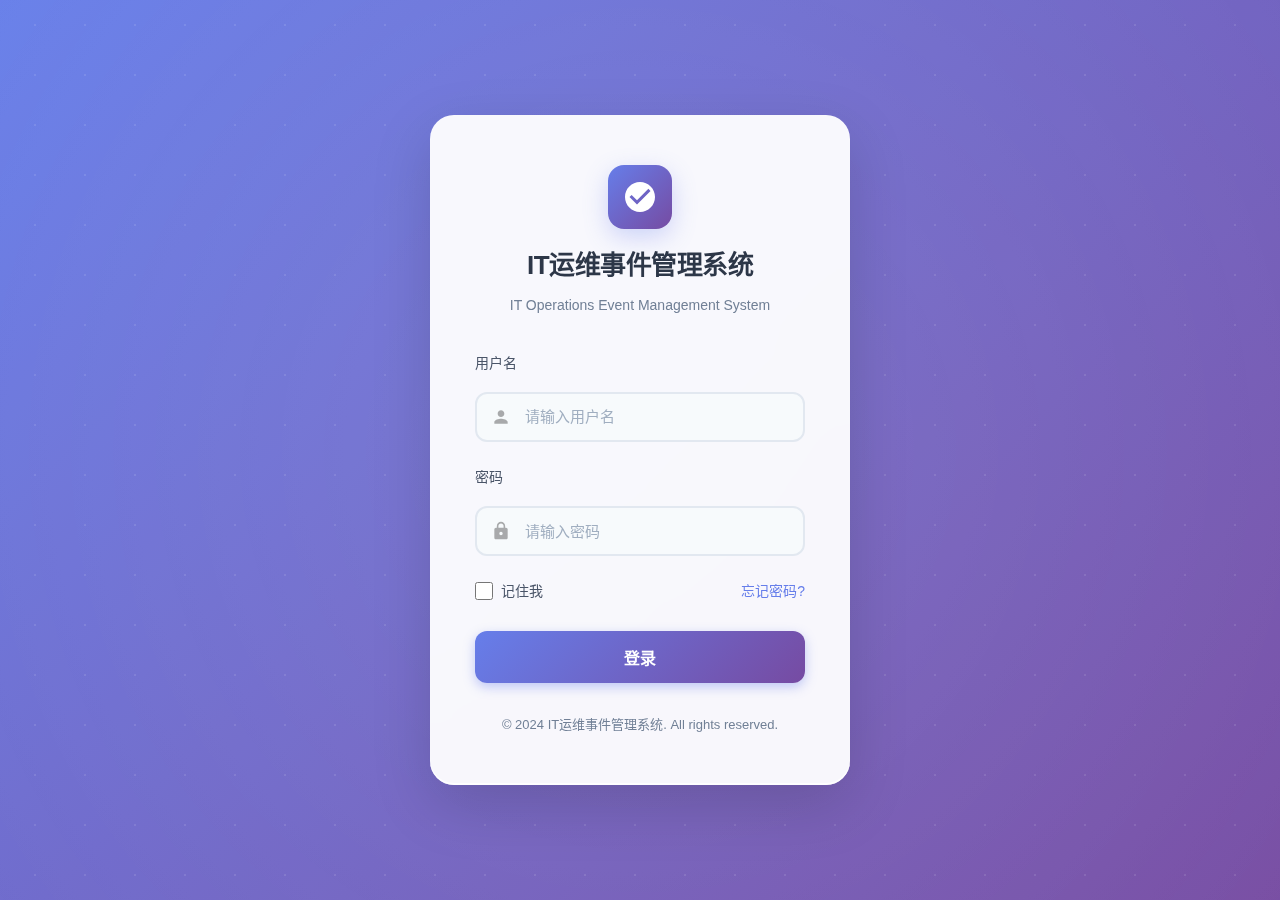
<file: static/login.html>
<!DOCTYPE html>
<html lang="zh-CN">
<head>
    <meta charset="UTF-8">
    <meta name="viewport" content="width=device-width, initial-scale=1.0">
    <title>IT运维事件管理系统 - 登录</title>
    <link rel="stylesheet" href="css/style.css">
    <style>
        * {
            margin: 0;
            padding: 0;
            box-sizing: border-box;
        }

        .login-container {
            min-height: 100vh;
            display: flex;
            align-items: center;
            justify-content: center;
            background: linear-gradient(135deg, #667eea 0%, #764ba2 100%);
            position: relative;
            overflow: hidden;
        }

        .login-container::before {
            content: '';
            position: absolute;
            width: 200%;
            height: 200%;
            background: radial-gradient(circle, rgba(255,255,255,0.1) 1px, transparent 1px);
            background-size: 50px 50px;
            animation: moveBackground 20s linear infinite;
        }

        @keyframes moveBackground {
            0% { transform: translate(0, 0); }
            100% { transform: translate(50px, 50px); }
        }

        .login-box {
            width: 420px;
            padding: 50px 45px;
            background: rgba(255, 255, 255, 0.95);
            backdrop-filter: blur(20px);
            border-radius: 24px;
            box-shadow: 
                0 20px 60px rgba(0,0,0,0.15),
                0 0 1px rgba(0,0,0,0.1),
                inset 0 -2px 0 rgba(255,255,255,0.8);
            position: relative;
            z-index: 1;
            animation: fadeInUp 0.6s ease-out;
        }

        @keyframes fadeInUp {
            from {
                opacity: 0;
                transform: translateY(30px);
            }
            to {
                opacity: 1;
                transform: translateY(0);
            }
        }

        .login-logo {
            text-align: center;
            margin-bottom: 35px;
        }

        .logo-icon {
            width: 64px;
            height: 64px;
            background: linear-gradient(135deg, #667eea 0%, #764ba2 100%);
            border-radius: 16px;
            display: inline-flex;
            align-items: center;
            justify-content: center;
            margin-bottom: 16px;
            box-shadow: 0 8px 24px rgba(102,126,234,0.3);
            animation: float 3s ease-in-out infinite;
        }

        @keyframes float {
            0%, 100% { transform: translateY(0); }
            50% { transform: translateY(-10px); }
        }

        .logo-icon svg {
            width: 36px;
            height: 36px;
            fill: white;
        }

        .login-title {
            font-size: 26px;
            font-weight: 700;
            color: #2d3748;
            margin-bottom: 8px;
            letter-spacing: -0.5px;
        }

        .login-subtitle {
            font-size: 14px;
            color: #718096;
            font-weight: 400;
        }

        .login-form {
            margin-top: 35px;
        }

        .form-group {
            margin-bottom: 24px;
            position: relative;
        }

        .form-group label {
            display: block;
            font-size: 14px;
            font-weight: 500;
            color: #4a5568;
            margin-bottom: 10px;
            transition: color 0.2s;
        }

        .input-wrapper {
            position: relative;
        }

        .input-icon {
            position: absolute;
            left: 16px;
            top: 50%;
            transform: translateY(-50%);
            width: 20px;
            height: 20px;
            opacity: 0.4;
            transition: opacity 0.3s;
        }

        .form-group input {
            width: 100%;
            height: 50px;
            padding: 0 16px 0 48px;
            border: 2px solid #e2e8f0;
            border-radius: 12px;
            font-size: 15px;
            font-weight: 400;
            color: #2d3748;
            background: #f7fafc;
            transition: all 0.3s ease;
            font-family: inherit;
        }

        .form-group input:focus {
            outline: none;
            border-color: #667eea;
            background: white;
            box-shadow: 0 0 0 3px rgba(102,126,234,0.1);
        }

        .form-group input:focus ~ label,
        .form-group input:focus + .input-wrapper .input-icon {
            color: #667eea;
            opacity: 1;
        }

        .form-group input::placeholder {
            color: #a0aec0;
        }

        .remember-forgot {
            display: flex;
            align-items: center;
            justify-content: space-between;
            margin-bottom: 28px;
            font-size: 14px;
        }

        .remember-me {
            display: flex;
            align-items: center;
            cursor: pointer;
            color: #4a5568;
        }

        .remember-me input {
            width: 18px;
            height: 18px;
            margin-right: 8px;
            cursor: pointer;
            accent-color: #667eea;
        }

        .forgot-link {
            color: #667eea;
            text-decoration: none;
            font-weight: 500;
            transition: color 0.2s;
        }

        .forgot-link:hover {
            color: #764ba2;
        }

        .login-btn {
            width: 100%;
            height: 52px;
            background: linear-gradient(135deg, #667eea 0%, #764ba2 100%);
            color: white;
            border: none;
            border-radius: 12px;
            font-size: 16px;
            font-weight: 600;
            cursor: pointer;
            transition: all 0.3s ease;
            box-shadow: 0 4px 12px rgba(102,126,234,0.4);
            position: relative;
            overflow: hidden;
        }

        .login-btn::before {
            content: '';
            position: absolute;
            top: 0;
            left: -100%;
            width: 100%;
            height: 100%;
            background: linear-gradient(90deg, transparent, rgba(255,255,255,0.3), transparent);
            transition: left 0.5s;
        }

        .login-btn:hover::before {
            left: 100%;
        }

        .login-btn:hover {
            transform: translateY(-2px);
            box-shadow: 0 6px 20px rgba(102,126,234,0.5);
        }

        .login-btn:active {
            transform: translateY(0);
        }

        .login-btn:disabled {
            opacity: 0.6;
            cursor: not-allowed;
            transform: none !important;
        }

        .error-message {
            margin-top: 16px;
            padding: 12px 16px;
            background: #fff5f5;
            border-left: 4px solid #fc8181;
            border-radius: 8px;
            color: #c53030;
            font-size: 14px;
            display: none;
            animation: shake 0.5s;
        }

        @keyframes shake {
            0%, 100% { transform: translateX(0); }
            25% { transform: translateX(-10px); }
            75% { transform: translateX(10px); }
        }

        .error-message.show {
            display: block;
        }

        .login-footer {
            margin-top: 32px;
            text-align: center;
            font-size: 13px;
            color: #718096;
        }

        .login-footer a {
            color: #667eea;
            text-decoration: none;
            font-weight: 500;
        }

        /* Toast样式 */
        .toast {
            position: fixed;
            top: 20px;
            right: 20px;
            padding: 16px 24px;
            background: white;
            border-radius: 12px;
            box-shadow: 0 10px 40px rgba(0,0,0,0.2);
            display: flex;
            align-items: center;
            gap: 12px;
            opacity: 0;
            transform: translateX(400px);
            transition: all 0.4s cubic-bezier(0.68, -0.55, 0.265, 1.55);
            z-index: 10000;
            min-width: 300px;
        }

        .toast.show {
            opacity: 1;
            transform: translateX(0);
        }

        .toast.error {
            border-left: 4px solid #fc8181;
        }

        .toast.success {
            border-left: 4px solid #68d391;
        }

        .toast-icon {
            width: 24px;
            height: 24px;
            flex-shrink: 0;
        }

        .toast-message {
            flex: 1;
            font-size: 14px;
            color: #2d3748;
            font-weight: 500;
        }
    </style>
</head>
<body>
    <div class="login-container">
        <div class="login-box">
            <div class="login-logo">
                <div class="logo-icon">
                    <svg viewBox="0 0 24 24" xmlns="http://www.w3.org/2000/svg">
                        <path d="M12 2C6.48 2 2 6.48 2 12s4.48 10 10 10 10-4.48 10-10S17.52 2 12 2zm-2 15l-5-5 1.41-1.41L10 14.17l7.59-7.59L19 8l-9 9z"/>
                    </svg>
                </div>
                <h1 class="login-title">IT运维事件管理系统</h1>
                <p class="login-subtitle">IT Operations Event Management System</p>
            </div>

            <form class="login-form" id="loginForm">
                <div class="form-group">
                    <label for="username">用户名</label>
                    <div class="input-wrapper">
                        <svg class="input-icon" viewBox="0 0 24 24" fill="currentColor">
                            <path d="M12 12c2.21 0 4-1.79 4-4s-1.79-4-4-4-4 1.79-4 4 1.79 4 4 4zm0 2c-2.67 0-8 1.34-8 4v2h16v-2c0-2.66-5.33-4-8-4z"/>
                        </svg>
                        <input 
                            type="text" 
                            id="username" 
                            name="username" 
                            placeholder="请输入用户名"
                            autocomplete="username"
                            required
                        >
                    </div>
                </div>

                <div class="form-group">
                    <label for="password">密码</label>
                    <div class="input-wrapper">
                        <svg class="input-icon" viewBox="0 0 24 24" fill="currentColor">
                            <path d="M18 8h-1V6c0-2.76-2.24-5-5-5S7 3.24 7 6v2H6c-1.1 0-2 .9-2 2v10c0 1.1.9 2 2 2h12c1.1 0 2-.9 2-2V10c0-1.1-.9-2-2-2zm-6 9c-1.1 0-2-.9-2-2s.9-2 2-2 2 .9 2 2-.9 2-2 2zm3.1-9H8.9V6c0-1.71 1.39-3.1 3.1-3.1 1.71 0 3.1 1.39 3.1 3.1v2z"/>
                        </svg>
                        <input 
                            type="password" 
                            id="password" 
                            name="password" 
                            placeholder="请输入密码"
                            autocomplete="current-password"
                            required
                        >
                    </div>
                </div>

                <div class="remember-forgot">
                    <label class="remember-me">
                        <input type="checkbox" id="remember">
                        <span>记住我</span>
                    </label>
                    <a href="#" class="forgot-link">忘记密码?</a>
                </div>

                <button type="submit" class="login-btn">登录</button>

                <div class="error-message" id="errorMessage"></div>
            </form>

            <div class="login-footer">
                <p>© 2024 IT运维事件管理系统. All rights reserved.</p>
            </div>
        </div>
    </div>

    <script>
        const API_BASE = '/api';

        // Toast提示
        function showToast(message, type = 'success') {
            const toast = document.createElement('div');
            toast.className = `toast ${type}`;
            
            const icon = type === 'success' 
                ? '<svg class="toast-icon" viewBox="0 0 24 24" fill="#68d391"><path d="M9 16.17L4.83 12l-1.42 1.41L9 19 21 7l-1.41-1.41z"/></svg>'
                : '<svg class="toast-icon" viewBox="0 0 24 24" fill="#fc8181"><path d="M12 2C6.48 2 2 6.48 2 12s4.48 10 10 10 10-4.48 10-10S17.52 2 12 2zm1 15h-2v-2h2v2zm0-4h-2V7h2v6z"/></svg>';
            
            toast.innerHTML = `
                ${icon}
                <div class="toast-message">${message}</div>
            `;
            
            document.body.appendChild(toast);
            
            setTimeout(() => toast.classList.add('show'), 100);
            
            setTimeout(() => {
                toast.classList.remove('show');
                setTimeout(() => document.body.removeChild(toast), 400);
            }, 3000);
        }

        // 登录表单提交
        document.getElementById('loginForm').addEventListener('submit', async (e) => {
            e.preventDefault();
            
            const username = document.getElementById('username').value.trim();
            const password = document.getElementById('password').value;
            const errorMessage = document.getElementById('errorMessage');
            const submitBtn = e.target.querySelector('button[type="submit"]');
            
            if (!username || !password) {
                errorMessage.textContent = '请输入用户名和密码';
                errorMessage.classList.add('show');
                return;
            }
            
            errorMessage.classList.remove('show');
            submitBtn.disabled = true;
            submitBtn.textContent = '登录中...';
            
            try {
                const response = await fetch(`${API_BASE}/login`, {
                    method: 'POST',
                    headers: {
                        'Content-Type': 'application/json'
                    },
                    credentials: 'include',
                    body: JSON.stringify({ username, password })
                });
                
                const result = await response.json();
                
                if (result.code === 0) {
                    showToast('登录成功，欢迎回来！', 'success');
                    setTimeout(() => {
                        try { localStorage.setItem('currentPage', 'dashboard'); } catch(e) {}
                        window.location.href = '/?page=dashboard';
                    }, 500);
                } else {

                    errorMessage.textContent = result.message || '登录失败，请重试';
                    errorMessage.classList.add('show');
                    submitBtn.disabled = false;
                    submitBtn.textContent = '登录';
                }
            } catch (error) {
                console.error('登录失败:', error);
                errorMessage.textContent = '网络错误，请稍后重试';
                errorMessage.classList.add('show');
                submitBtn.disabled = false;
                submitBtn.textContent = '登录';
            }
        });

        // 回车键提交
        document.getElementById('password').addEventListener('keypress', (e) => {
            if (e.key === 'Enter') {
                document.getElementById('loginForm').dispatchEvent(new Event('submit'));
            }
        });
    </script>
</body>
</html>
</file>
<file: static/css/style.css>
/* 全局样式 */
* {
    margin: 0;
    padding: 0;
    box-sizing: border-box;
}

@import url('https://fonts.googleapis.com/css2?family=Inter:wght@300;400;500;600;700;800&family=Noto+Sans+SC:wght@300;400;500;700;900&display=swap');

body {
    font-family: 'Inter', 'Noto Sans SC', -apple-system, BlinkMacSystemFont, 'Segoe UI', Roboto, 'Helvetica Neue', Arial, sans-serif;
    font-size: 14px;
    line-height: 1.6;
    color: #333;
    background: linear-gradient(135deg, #667eea 0%, #764ba2 100%);
    position: relative;
    overflow-x: hidden;
    font-feature-settings: 'kern' 1, 'liga' 1;
    -webkit-font-smoothing: antialiased;
    -moz-osx-font-smoothing: grayscale;
}

body::before {
    content: '';
    position: fixed;
    top: 0;
    left: 0;
    width: 100%;
    height: 100%;
    background: url('data:image/svg+xml,<svg xmlns="http://www.w3.org/2000/svg" viewBox="0 0 1440 320"><path fill="%23ffffff" fill-opacity="0.05" d="M0,96L48,112C96,128,192,160,288,160C384,160,480,128,576,122.7C672,117,768,139,864,149.3C960,160,1056,160,1152,138.7C1248,117,1344,75,1392,53.3L1440,32L1440,320L1392,320C1344,320,1248,320,1152,320C1056,320,960,320,864,320C768,320,672,320,576,320C480,320,384,320,288,320C192,320,96,320,48,320L0,320Z"></path></svg>');
    background-size: cover;
    background-repeat: no-repeat;
    background-position: bottom;
    pointer-events: none;
    z-index: 0;
}

body::after {
    content: '';
    position: fixed;
    top: -50%;
    right: -50%;
    width: 200%;
    height: 200%;
    background: radial-gradient(circle, rgba(255,255,255,0.1) 0%, transparent 70%);
    animation: rotate 30s linear infinite;
    pointer-events: none;
    z-index: 0;
}

@keyframes rotate {
    from { transform: rotate(0deg); }
    to { transform: rotate(360deg); }
}

.app-container {
    display: flex;
    flex-direction: column;
    height: 100vh;
    overflow: hidden;
    position: relative;
    z-index: 1;
}

/* 顶部导航栏 */
.app-header {
    display: flex;
    justify-content: space-between;
    align-items: center;
    height: 64px;
    padding: 0 32px;
    background: rgba(255, 255, 255, 0.95);
    backdrop-filter: blur(20px);
    -webkit-backdrop-filter: blur(20px);
    border-bottom: 1px solid rgba(255, 255, 255, 0.2);
    box-shadow: 0 4px 24px rgba(0, 0, 0, 0.1), 
                0 1px 0 rgba(255, 255, 255, 0.5) inset;
    z-index: 100;
    position: relative;
}

.header-left .logo {
    font-size: 20px;
    font-weight: 700;
    background: linear-gradient(135deg, #667eea 0%, #764ba2 100%);
    -webkit-background-clip: text;
    -webkit-text-fill-color: transparent;
    background-clip: text;
    text-shadow: 0 2px 10px rgba(102, 126, 234, 0.3);
}

.header-right {
    display: flex;
    align-items: center;
    gap: 16px;
}

.icon-button {
    border: none;
    background: rgba(248, 249, 252, 0.9);
    width: 40px;
    height: 40px;
    border-radius: 12px;
    display: flex;
    align-items: center;
    justify-content: center;
    cursor: pointer;
    box-shadow: 0 4px 14px rgba(15, 23, 42, 0.12);
    transition: all 0.2s ease;
    color: #4b5563;
}

.icon-button:hover {
    transform: translateY(-1px);
    color: #1d7dfa;
}

.user-menu {
    position: relative;
}

.user-trigger {
    display: flex;
    align-items: center;
    gap: 12px;
    padding: 6px 12px;
    border-radius: 999px;
    border: 1px solid rgba(255, 255, 255, 0.6);
    background: rgba(255, 255, 255, 0.85);
    backdrop-filter: blur(20px);
    cursor: pointer;
    min-width: 190px;
    box-shadow: 0 6px 24px rgba(0, 0, 0, 0.08);
    transition: all 0.2s ease;
}

.user-trigger:focus,
.user-trigger:hover {
    outline: none;
    border-color: rgba(102, 126, 234, 0.4);
    box-shadow: 0 12px 30px rgba(102, 126, 234, 0.2);
}

.user-avatar-circle {
    width: 36px;
    height: 36px;
    border-radius: 50%;
    background: linear-gradient(135deg, #667eea, #764ba2);
    display: inline-flex;
    align-items: center;
    justify-content: center;
    color: #fff;
    font-weight: 600;
    letter-spacing: 0.5px;
}

.user-meta {
    display: flex;
    flex-direction: column;
    align-items: flex-start;
    line-height: 1.2;
}

.user-name {
    font-size: 14px;
    font-weight: 600;
    color: #1f2933;
}

.user-role {
    font-size: 12px;
    color: #94a3b8;
}

.user-chevron {
    font-size: 12px;
    color: #94a3b8;
}

.user-dropdown {
    position: absolute;
    right: 0;
    top: calc(100% + 8px);
    background: #fff;
    border-radius: 16px;
    box-shadow: 0 20px 40px rgba(15, 23, 42, 0.18);
    width: 200px;
    padding: 8px;
    opacity: 0;
    pointer-events: none;
    transform: translateY(-8px);
    transition: all 0.2s ease;
    border: 1px solid rgba(226, 232, 240, 0.8);
    z-index: 200;
}

.user-menu.open .user-dropdown {
    opacity: 1;
    pointer-events: auto;
    transform: translateY(0);
}

.dropdown-item {
    width: 100%;
    border: none;
    background: transparent;
    padding: 10px 12px;
    border-radius: 12px;
    text-align: left;
    font-size: 13px;
    color: #475569;
    cursor: pointer;
    transition: all 0.15s ease;
}

.dropdown-item:hover {
    background: rgba(102, 126, 234, 0.08);
    color: #1d4ed8;
}

.dropdown-item.danger {
    color: #ef4444;
}

.dropdown-item.danger:hover {
    background: rgba(239, 68, 68, 0.1);
}

.dropdown-divider {
    height: 1px;
    background: rgba(148, 163, 184, 0.3);
    margin: 6px 0;
}

.login-stats .user-info {
    display: flex;
    flex-direction: column;
    gap: 4px;
    cursor: default;
}


/* 主内容区域 */
.app-main {
    display: flex;
    flex: 1;
    overflow: hidden;
}

/* 侧边栏 */
.app-sidebar {
    width: 240px;
    background: rgba(255, 255, 255, 0.95);
    backdrop-filter: blur(20px);
    -webkit-backdrop-filter: blur(20px);
    border-right: 1px solid rgba(255, 255, 255, 0.2);
    overflow-y: auto;
    box-shadow: 4px 0 24px rgba(0, 0, 0, 0.08);
    position: relative;
}

.sidebar-nav {
    padding: 16px 0;
}

.nav-section {
    margin-bottom: 24px;
}

.nav-section-title {
    padding: 8px 24px;
    font-size: 12px;
    color: #999;
    font-weight: 500;
    text-transform: uppercase;
}

.nav-item {
    display: flex;
    align-items: center;
    padding: 12px 24px;
    margin: 4px 12px;
    color: #666;
    text-decoration: none;
    transition: all 0.3s cubic-bezier(0.4, 0, 0.2, 1);
    cursor: pointer;
    border-radius: 12px;
    position: relative;
    overflow: hidden;
}

.nav-item::before {
    content: '';
    position: absolute;
    top: 0;
    left: 0;
    width: 100%;
    height: 100%;
    background: linear-gradient(135deg, #667eea 0%, #764ba2 100%);
    opacity: 0;
    transition: opacity 0.3s;
    z-index: -1;
}

.nav-item:hover {
    color: #667eea;
    transform: translateX(4px);
    box-shadow: 0 4px 12px rgba(102, 126, 234, 0.15);
}

.nav-item:hover::before {
    opacity: 0.08;
}

.nav-item.active {
    color: #fff;
    box-shadow: 0 8px 20px rgba(102, 126, 234, 0.3),
                0 2px 8px rgba(102, 126, 234, 0.2);
    transform: translateX(0);
}

.nav-item.active::before {
    opacity: 1;
}

.nav-icon {
    margin-right: 12px;
    font-size: 18px;
}

.nav-text {
    font-size: 14px;
}

/* 内容区域 */
.app-content {
    flex: 1;
    padding: 32px;
    overflow-y: auto;
    background: transparent;
}

.page {
    display: none;
}

.page.active {
    display: block;
}

.page-header {
    margin-bottom: 24px;
}

.page-title {
    font-size: 32px;
    font-weight: 700;
    color: #fff;
    margin-bottom: 8px;
    text-shadow: 0 2px 20px rgba(0, 0, 0, 0.2);
    letter-spacing: -0.5px;
}

.page-subtitle {
    font-size: 15px;
    color: rgba(255, 255, 255, 0.9);
    text-shadow: 0 1px 4px rgba(0, 0, 0, 0.1);
}

/* 统计卡片 */
.dashboard-stats {
    display: grid;
    grid-template-columns: repeat(4, 1fr);
    gap: 20px;
    margin-bottom: 24px;
}

.stat-card {
    display: flex;
    align-items: center;
    padding: 24px;
    background: rgba(255, 255, 255, 0.95);
    backdrop-filter: blur(20px);
    -webkit-backdrop-filter: blur(20px);
    border-radius: 16px;
    box-shadow: 0 8px 32px rgba(0, 0, 0, 0.1),
                0 1px 0 rgba(255, 255, 255, 0.5) inset;
    border: 1px solid rgba(255, 255, 255, 0.3);
    transition: all 0.3s cubic-bezier(0.4, 0, 0.2, 1);
    position: relative;
    overflow: hidden;
}

.stat-card::before {
    content: '';
    position: absolute;
    top: 0;
    left: 0;
    width: 100%;
    height: 100%;
    background: linear-gradient(135deg, rgba(255,255,255,0.1) 0%, transparent 100%);
    opacity: 0;
    transition: opacity 0.3s;
}

.stat-card:hover {
    transform: translateY(-4px);
    box-shadow: 0 12px 40px rgba(0, 0, 0, 0.15),
                0 1px 0 rgba(255, 255, 255, 0.6) inset;
}

.stat-card:hover::before {
    opacity: 1;
}

.stat-icon {
    width: 64px;
    height: 64px;
    display: flex;
    align-items: center;
    justify-content: center;
    border-radius: 16px;
    font-size: 28px;
    margin-right: 20px;
    box-shadow: 0 8px 24px rgba(0, 0, 0, 0.15),
                0 2px 0 rgba(255, 255, 255, 0.3) inset;
    position: relative;
    transition: transform 0.3s;
}

.stat-card:hover .stat-icon {
    transform: scale(1.1) rotate(-5deg);
}

.stat-info {
    flex: 1;
}

.stat-label {
    font-size: 13px;
    color: #666;
    margin-bottom: 4px;
}

.stat-value {
    font-size: 28px;
    font-weight: 600;
    color: #1a1a1a;
    margin-bottom: 4px;
}

.stat-change {
    font-size: 12px;
}

.stat-change.positive {
    color: #52c41a;
}

.stat-change.negative {
    color: #ff4d4f;
}

/* 图表容器 */
.dashboard-charts {
    display: grid;
    grid-template-columns: repeat(2, 1fr);
    gap: 24px;
    margin-bottom: 24px;
}

/* 趋势分析图表占满整行 */
.dashboard-charts .chart-container:nth-child(3) {
    grid-column: 1 / -1;
}

.chart-container {
    background: rgba(255, 255, 255, 0.95);
    backdrop-filter: blur(20px);
    -webkit-backdrop-filter: blur(20px);
    border-radius: 20px;
    box-shadow: 0 10px 35px rgba(0, 0, 0, 0.08),
                0 1px 0 rgba(255, 255, 255, 0.6) inset;
    border: 1px solid rgba(255, 255, 255, 0.4);
    padding: 24px;
    transition: all 0.3s cubic-bezier(0.4, 0, 0.2, 1);
}

.chart-container:hover {
    transform: translateY(-4px);
    box-shadow: 0 15px 45px rgba(0, 0, 0, 0.12),
                0 1px 0 rgba(255, 255, 255, 0.7) inset;
}


.chart-header {
    display: flex;
    justify-content: space-between;
    align-items: center;
    margin-bottom: 20px;
    padding-left: 12px;
    border-left: 4px solid #1890ff;
}

.chart-header h3 {
    font-size: 17px;
    font-weight: 700;
    color: #1e293b;
    margin: 0;
}


.chart-actions {
    display: flex;
    gap: 8px;
}

.chart-body {
    min-height: 300px;
}

.chart-body canvas {
    max-width: 100%;
}


/* 表格 */
.dashboard-tables {
    display: grid;
    grid-template-columns: 2fr 1fr;
    gap: 20px;
}

.table-container {
    background: rgba(255, 255, 255, 0.95);
    backdrop-filter: blur(20px);
    -webkit-backdrop-filter: blur(20px);
    border-radius: 16px;
    box-shadow: 0 8px 32px rgba(0, 0, 0, 0.1),
                0 1px 0 rgba(255, 255, 255, 0.5) inset;
    border: 1px solid rgba(255, 255, 255, 0.3);
    padding: 24px;
    transition: all 0.3s cubic-bezier(0.4, 0, 0.2, 1);
}

.table-header {
    display: flex;
    justify-content: space-between;
    align-items: center;
    margin-bottom: 16px;
}

.table-header h3 {
    font-size: 16px;
    font-weight: 600;
}

.data-table {
    width: 100%;
    border-collapse: collapse;
}

.data-table thead th {
    padding: 12px;
    text-align: left;
    font-weight: 600;
    color: #666;
    background: #fafafa;
    border-bottom: 1px solid #e8e8e8;
    font-size: 13px;
}

.data-table tbody td {
    padding: 12px;
    border-bottom: 1px solid #f0f0f0;
}

.data-table tbody tr {
    transition: all 0.3s cubic-bezier(0.4, 0, 0.2, 1);
}

.data-table tbody tr:hover {
    background: rgba(102, 126, 234, 0.05);
    transform: scale(1.01);
    box-shadow: 0 2px 12px rgba(102, 126, 234, 0.1);
}

/* 健康列表 */
.health-list {
    display: flex;
    flex-direction: column;
    gap: 16px;
}

.health-item {
    display: flex;
    flex-direction: column;
    gap: 8px;
}

.health-label {
    font-size: 14px;
    color: #666;
}

.health-bar {
    height: 24px;
    background: #f0f0f0;
    border-radius: 4px;
    overflow: hidden;
}

.health-progress {
    height: 100%;
    display: flex;
    align-items: center;
    justify-content: flex-end;
    padding-right: 8px;
    color: #fff;
    font-size: 12px;
    transition: width 0.3s;
}

/* 用户登录统计 */
.login-stats {
    display: flex;
    flex-direction: column;
    gap: 12px;
    padding: 20px;
}

.login-stat-item {
    display: flex;
    justify-content: space-between;
    align-items: center;
    padding: 12px;
    background: #f5f7fa;
    border-radius: 8px;
    transition: all 0.3s;
}

.login-stat-item:hover {
    background: #e8f4ff;
    transform: translateX(4px);
}

.login-user {
    display: flex;
    align-items: center;
    gap: 12px;
}

.user-icon {
    width: 40px;
    height: 40px;
    border-radius: 50%;
    background: linear-gradient(135deg, #667eea 0%, #764ba2 100%);
    display: flex;
    align-items: center;
    justify-content: center;
    font-size: 20px;
}

.user-info {
    display: flex;
    flex-direction: column;
    gap: 4px;
}

.user-name {
    font-size: 14px;
    font-weight: 500;
    color: #333;
}

.user-role {
    font-size: 12px;
    color: #999;
}

.login-time {
    text-align: right;
}

.login-count {
    font-size: 14px;
    color: #1890ff;
    font-weight: 500;
}

.last-login {
    font-size: 12px;
    color: #999;
    margin-top: 4px;
}

/* 概览与计划任务样式 */
.dashboard-summary-grid {
    display: grid;
    grid-template-columns: repeat(auto-fit, minmax(200px, 1fr));
    gap: 16px;
    margin-bottom: 24px;
}

.summary-card {
    background: #fff;
    border-radius: 16px;
    padding: 16px;
    box-shadow: 0 14px 28px rgba(15, 23, 42, 0.08);
    display: flex;
    align-items: center;
    gap: 12px;
    border: 1px solid rgba(255,255,255,0.6);
}

.summary-card .summary-icon {
    width: 46px;
    height: 46px;
    border-radius: 14px;
    display: inline-flex;
    align-items: center;
    justify-content: center;
    font-size: 20px;
    color: #fff;
    background: linear-gradient(135deg, #64748b, #94a3b8);
}

.summary-card.summary-primary { background: linear-gradient(135deg, #2563eb, #60a5fa); color: #fff; }
.summary-card.summary-primary .summary-icon { background: rgba(255,255,255,0.18); }

.summary-card.summary-warning { background: linear-gradient(135deg, #f59e0b, #fbbf24); color: #fff; }
.summary-card.summary-warning .summary-icon { background: rgba(255,255,255,0.18); }

.summary-card.summary-info { background: linear-gradient(135deg, #0ea5e9, #38bdf8); color: #fff; }
.summary-card.summary-info .summary-icon { background: rgba(255,255,255,0.18); }

.summary-card.summary-success { background: linear-gradient(135deg, #10b981, #34d399); color: #fff; }
.summary-card.summary-success .summary-icon { background: rgba(255,255,255,0.18); }

.summary-label {
    font-size: 13px;
    color: inherit;
}

.summary-value {
    font-size: 32px;
    font-weight: 700;
    margin: 4px 0;
}

.summary-trend {
    font-size: 12px;
    color: #8c8c8c;
}

.summary-card.summary-primary .summary-trend,
.summary-card.summary-warning .summary-trend,
.summary-card.summary-info .summary-trend,
.summary-card.summary-success .summary-trend {
    color: rgba(255,255,255,0.85);
}

.summary-trend.positive {
    color: #52c41a;
}



.page-hero {
    display: flex;
    justify-content: space-between;
    align-items: center;
    gap: 24px;
    margin-bottom: 16px;
}

.hero-actions {
    display: flex;
    align-items: center;
    gap: 12px;
}

.plan-search {
    display: flex;
    align-items: center;
    gap: 8px;
    background: linear-gradient(135deg, #eef2ff, #f8fafc);
    border: 1px solid #e2e8f0;
    padding: 8px 14px;
    border-radius: 12px;
    box-shadow: 0 10px 20px rgba(15, 23, 42, 0.05);
}

.plan-search-icon {
    font-size: 14px;
    color: #64748b;
}

.plan-search input {
    border: none;
    outline: none;
    width: 220px;
    background: transparent;
}


.plan-tabs {
    display: flex;
    gap: 12px;
    margin-bottom: 16px;
}

.plan-tab {
    padding: 8px 18px;
    border-radius: 999px;
    border: 1px solid transparent;
    background: #f5f7fb;
    color: #595959;
    cursor: pointer;
    transition: all 0.2s;
}

.plan-tab.active {
    background: #1d7dfa;
    color: #fff;
    box-shadow: 0 10px 20px rgba(29, 125, 250, 0.2);
}

.plan-stats-grid {
    display: grid;
    grid-template-columns: repeat(auto-fit, minmax(220px, 1fr));
    gap: 16px;
    margin-bottom: 16px;
}

.plan-stat-card {
    background: #fff;
    border-radius: 16px;
    padding: 16px 18px;
    box-shadow: 0 16px 32px rgba(15, 23, 42, 0.08);
    display: flex;
    gap: 12px;
    align-items: center;
    border: 1px solid rgba(255,255,255,0.5);
}

.plan-stat-card .stat-icon {
    width: 44px;
    height: 44px;
    border-radius: 12px;
    display: inline-flex;
    align-items: center;
    justify-content: center;
    font-size: 20px;
    color: #fff;
}

.plan-stat-primary .stat-icon { background: linear-gradient(135deg, #3b82f6, #60a5fa); }
.plan-stat-warning .stat-icon { background: linear-gradient(135deg, #f59e0b, #fbbf24); }
.plan-stat-info .stat-icon { background: linear-gradient(135deg, #0ea5e9, #38bdf8); }
.plan-stat-success .stat-icon { background: linear-gradient(135deg, #10b981, #34d399); }

.plan-stat-card .stat-label {
    font-size: 13px;
    color: #e2e8f0;
}

.plan-stat-card .stat-value {
    font-size: 30px;
    font-weight: 700;
    color: #fff;
    margin: 2px 0;
}

.plan-stat-card .stat-subtitle {
    font-size: 12px;
    color: #f8fafc;
}

.plan-stat-primary { background: linear-gradient(135deg, #2563eb, #60a5fa); }
.plan-stat-warning { background: linear-gradient(135deg, #f59e0b, #fbbf24); }
.plan-stat-info { background: linear-gradient(135deg, #0ea5e9, #38bdf8); }
.plan-stat-success { background: linear-gradient(135deg, #10b981, #34d399); }


.plan-table-card {
    background: #fff;
    border-radius: 16px;
    box-shadow: 0 18px 40px rgba(15, 23, 42, 0.06);
    padding: 20px;
    border: 1px solid #e5e7eb;
}

.plan-table-header {
    display: flex;
    justify-content: space-between;
    align-items: center;
    gap: 16px;
    flex-wrap: wrap;
    margin-bottom: 12px;
}


.plan-table-filters {
    display: flex;
    gap: 10px;
    flex-wrap: wrap;
}

.plan-table-filters select,
.plan-table-filters button {
    min-height: 36px;
}

.plan-table-filters select {
    border: 1px solid #d9d9d9;
    border-radius: 10px;
    padding: 8px 12px;
    background: #fff;
}


.plan-table-wrapper {
    overflow-x: auto;
    overflow-y: auto;
    max-height: 60vh;
}

.plan-task-table {
    width: 100%;
    border-collapse: collapse;
}


.plan-task-table thead th {
    text-align: left;
    font-size: 13px;
    color: #8c8c8c;
    font-weight: 500;
    padding: 12px;
    border-bottom: 1px solid #f0f0f0;
}

.plan-task-table tbody td {
    padding: 14px 12px;
    border-bottom: 1px solid #f5f5f5;
    vertical-align: top;
}

.plan-task-table tbody tr {
    transition: all 0.2s ease;
}

.plan-task-table tbody tr:hover {
    background: #f8fafc;
}

.plan-task-title {

    font-weight: 600;
    color: #1f1f1f;
    margin-bottom: 4px;
}

.plan-task-desc {
    font-size: 13px;
    color: #8c8c8c;
}

.plan-task-meta {
    display: flex;
    flex-direction: column;
    gap: 4px;
    font-size: 13px;
    color: #8c8c8c;
}

.meta-inline {
    flex-direction: row;
    flex-wrap: wrap;
    gap: 6px;
}

.pill {
    display: inline-flex;
    align-items: center;
    gap: 6px;
    padding: 4px 8px;
    border-radius: 12px;
    font-size: 12px;
    border: 1px solid #e2e8f0;
    background: #f8fafc;
    color: #475569;
    line-height: 1.4;
}

.pill-soft {
    background: #f1f5f9;
}

.pill-time {
    background: #eef2ff;
    border-color: #e0e7ff;
    color: #4338ca;
}

.pill-reminder {
    background: #ecfeff;
    border-color: #cffafe;
    color: #0e7490;
}

.empty-hint {

    padding: 16px;
    background: #f8fafc;
    border: 1px dashed #dbeafe;
    border-radius: 12px;
    color: #64748b;
    text-align: center;
    font-size: 13px;
}

.loading-hint {
    padding: 16px;
    text-align: center;
    color: #64748b;
    font-size: 13px;
}

.preparation-list {

    display: flex;
    flex-direction: column;
    gap: 12px;
    margin-bottom: 8px;
}

.preparation-item {
    border: 1px solid #e2e8f0;
    border-radius: 12px;
    padding: 12px;
    background: #fff;
    box-shadow: 0 6px 16px rgba(15, 23, 42, 0.04);
}

.preparation-item .form-row {
    gap: 12px;
    flex-wrap: wrap;
}

.preparation-actions {
    display: flex;
    justify-content: flex-end;
    margin-top: 8px;
}

.preparation-actions button {
    background: transparent;
    color: #ff4d4f;
    border: none;
    cursor: pointer;
    font-size: 13px;
}

.reminder-presets {
    display: flex;
    gap: 8px;
    flex-wrap: wrap;
    margin-top: 8px;
}

.reminder-pill {
    padding: 4px 10px;
    border-radius: 20px;
    background: #f1f5f9;
    border: 1px solid #e2e8f0;
    font-size: 12px;
    cursor: pointer;
    transition: all 0.2s;
}

.reminder-pill:hover {
    border-color: #1890ff;
    color: #1890ff;
    background: #e8f3ff;
}

.plan-table-pagination {
    display: flex;
    justify-content: space-between;
    align-items: center;
    gap: 12px;
    padding-top: 12px;
    border-top: 1px solid #f0f0f0;
    margin-top: 12px;
}

.plan-page-actions {
    display: flex;
    gap: 8px;
}

.plan-task-badges {
    display: flex;
    gap: 6px;
    flex-wrap: wrap;
}

@media (max-width: 900px) {

    .page-hero {
        flex-direction: column;
        align-items: flex-start;
    }
    .hero-actions {
        width: 100%;
        flex-wrap: wrap;
        justify-content: space-between;
    }
    .plan-search {
        width: 100%;
    }
    .plan-search input {
        width: 100%;
    }
    .plan-table-header {
        align-items: flex-start;
    }
}

@media (max-width: 640px) {
    .plan-task-table thead {
        display: none;
    }
    .plan-task-table tbody tr {
        display: block;
        border: 1px solid #f0f0f0;
        border-radius: 12px;
        margin-bottom: 12px;
        padding: 12px;
        box-shadow: 0 8px 20px rgba(15, 23, 42, 0.04);
    }
    .plan-task-table tbody td {
        display: flex;
        justify-content: space-between;
        padding: 6px 0;
        border: none;
    }
    .plan-task-table tbody td.actions {
        justify-content: flex-start;
        gap: 8px;
        flex-wrap: wrap;
    }
}



/* 详细信息 */
.detail-block {
    border: 1px solid rgba(24, 144, 255, 0.15);
    border-radius: 12px;
    padding: 16px;
    margin-bottom: 16px;
}

/* 事件/系统 查看弹窗样式 */
.event-view-modal, .system-view-modal {
    background: linear-gradient(145deg, rgba(255,255,255,0.96), rgba(248,250,252,0.92));
    border: 1px solid rgba(226, 232, 240, 0.8);
    box-shadow: 0 24px 48px rgba(15, 23, 42, 0.14);
}

.event-view-body, .system-view-body {
    display: grid;
    grid-template-columns: repeat(auto-fit, minmax(260px, 1fr));
    gap: 12px;
}

/* 业务系统详情特定布局 */
.system-view-grid {
    display: grid;
    grid-template-columns: 1fr 320px;
    gap: 16px;
    width: 100%;
}

.system-view-main {
    display: flex;
    flex-direction: column;
    gap: 16px;
}

.system-view-side {
    display: flex;
    flex-direction: column;
    gap: 16px;
}

.system-view-bottom {
    grid-column: 1 / -1;
    margin-top: 8px;
}

.host-grid-container {
    display: grid;
    grid-template-columns: repeat(auto-fill, minmax(240px, 1fr));
    gap: 12px;
}

.host-glass-card {
    background: rgba(255, 255, 255, 0.4);
    backdrop-filter: blur(8px);
    -webkit-backdrop-filter: blur(8px);
    border: 1px solid rgba(255, 255, 255, 0.3);
    border-radius: 12px;
    padding: 12px;
    transition: all 0.3s ease;
}

.host-glass-card:hover {
    background: rgba(255, 255, 255, 0.6);
    transform: translateY(-2px);
    box-shadow: 0 8px 20px rgba(0, 0, 0, 0.05);
}

.event-view-card, .system-view-card {

    background: #fff;
    border-radius: 12px;
    border: 1px solid rgba(226, 232, 240, 0.9);
    box-shadow: 0 10px 24px rgba(15, 23, 42, 0.06);
    padding: 14px;
}


.event-view-card.compact {
    background: linear-gradient(135deg, #f8fafc, #eef2ff);
    border-color: rgba(99, 102, 241, 0.3);
}

.event-view-title-row {
    display: flex;
    justify-content: space-between;
    align-items: center;
    gap: 8px;
    margin-bottom: 8px;
}

.event-view-title-row h3 {
    font-size: 15px;
    font-weight: 700;
    color: #0f172a;
}

.event-view-meta {
    display: grid;
    grid-template-columns: repeat(2, minmax(0, 1fr));
    gap: 6px;
    font-size: 13px;
    color: #475569;
}

.event-view-meta span {
    display: inline-flex;
    gap: 6px;
}

.event-view-badge {
    display: inline-flex;
    align-items: center;
    padding: 2px 8px;
    border-radius: 999px;
    font-size: 12px;
    font-weight: 600;
}

.event-view-badge.primary { background: #e0f2fe; color: #075985; }
.event-view-badge.warn { background: #fff7ed; color: #c2410c; }
.event-view-badge.danger { background: #fef2f2; color: #b91c1c; }
.event-view-badge.success { background: #ecfdf3; color: #15803d; }
.event-view-badge.info { background: #f1f5f9; color: #475569; }

/* CPU 架构特定颜色 */
.arch-x86 { color: #003a8c !important; font-weight: 700; }
.arch-arm { color: #991b1b !important; font-weight: 700; }
.arch-c86 { color: #135200 !important; font-weight: 700; }

.event-view-desc {
    font-size: 13px;
    color: #475569;
    line-height: 1.6;
    white-space: pre-wrap;
}

.event-view-section-title {
    font-size: 13px;
    font-weight: 700;
    color: #0f172a;
    margin-bottom: 6px;
}

.detail-row {
    display: flex;

    justify-content: space-between;
    gap: 12px;
    margin-bottom: 8px;
}

.detail-row span {
    color: #999;
    min-width: 120px;
}

.detail-row p {
    margin: 0;
    color: #555;
}

.prep-detail-list {
    display: flex;
    flex-direction: column;
    gap: 8px;
}

.prep-detail-item {
    display: flex;
    justify-content: space-between;
    align-items: center;
    padding: 10px 12px;
    border: 1px solid #f0f0f0;
    border-radius: 8px;
    background: #fff;
}

.form-hint {
    font-size: 12px;
    color: #999;
    margin-top: 4px;
}







.form-group-inline {
    display: flex;
    align-items: center;
    gap: 8px;
    background: rgba(255, 255, 255, 0.8);
    padding: 0 12px;
    border-radius: 12px;
    border: 1px solid rgba(255, 255, 255, 0.3);
}

.form-group-inline label {
    font-size: 13px;
    color: #666;
    white-space: nowrap;
}

.filter-input {
    border: none !important;
    background: transparent !important;
    outline: none !important;
    padding: 8px 0 !important;
    font-size: 13px;
    width: 110px;
}

.filter-separator {
    color: #ccc;
}

/* 筛选栏 */
.filter-bar {

    display: flex;
    justify-content: space-between;
    align-items: center;
    padding: 20px 24px;
    background: rgba(255, 255, 255, 0.95);
    backdrop-filter: blur(20px);
    -webkit-backdrop-filter: blur(20px);
    border-radius: 16px;
    margin-bottom: 20px;
    box-shadow: 0 8px 32px rgba(0, 0, 0, 0.1),
                0 1px 0 rgba(255, 255, 255, 0.5) inset;
    border: 1px solid rgba(255, 255, 255, 0.3);
}

.filter-left {
    display: flex;
    gap: 12px;
    flex: 1;
}

.filter-right {
    display: flex;
    gap: 12px;
}

.search-box {
    display: flex;
    align-items: center;
    padding: 0 16px;
    background: rgba(255, 255, 255, 0.8);
    backdrop-filter: blur(10px);
    border: 1px solid rgba(255, 255, 255, 0.3);
    border-radius: 12px;
    width: 320px;
    box-shadow: 0 2px 8px rgba(0, 0, 0, 0.05) inset;
    transition: all 0.3s;
}

.search-box:focus-within {
    background: rgba(255, 255, 255, 0.95);
    box-shadow: 0 4px 12px rgba(102, 126, 234, 0.15);
    border-color: rgba(102, 126, 234, 0.3);
}

.search-icon {
    margin-right: 8px;
    color: #999;
}

.search-box input {
    flex: 1;
    border: none;
    background: transparent;
    outline: none;
    padding: 8px 0;
}

.filter-select {
    padding: 8px 12px;
    border: 1px solid #d9d9d9;
    border-radius: 4px;
    background: #fff;
    outline: none;
    cursor: pointer;
}

/* 筛选区域 */
.filter-section {
    background: rgba(255, 255, 255, 0.95);
    backdrop-filter: blur(20px);
    -webkit-backdrop-filter: blur(20px);
    border-radius: 16px;
    padding: 24px;
    margin-bottom: 24px;
    box-shadow: 0 8px 32px rgba(0, 0, 0, 0.1),
                0 1px 0 rgba(255, 255, 255, 0.5) inset;
    border: 1px solid rgba(255, 255, 255, 0.3);
}

.filter-title {
    font-size: 16px;
    font-weight: 600;
    margin-bottom: 16px;
}

.filter-form {
    display: flex;
    flex-direction: column;
    gap: 16px;
}

.form-row {
    display: grid;
    grid-template-columns: repeat(3, 1fr);
    gap: 16px;
}

.form-group {
    display: flex;
    flex-direction: column;
    gap: 8px;
}

.form-group.full-width {
    grid-column: 1 / -1;
}

.form-group label {
    font-size: 14px;
    color: #333;
    font-weight: 500;
}

.form-group input,
.form-group select,
.form-group textarea {
    padding: 8px 12px;
    border: 1px solid #d9d9d9;
    border-radius: 4px;
    outline: none;
    font-size: 14px;
    transition: all 0.3s;
}

.form-group input:focus,
.form-group select:focus,
.form-group textarea:focus {
    border-color: #667eea;
    box-shadow: 0 0 0 3px rgba(102, 126, 234, 0.15);
    background: rgba(255, 255, 255, 0.95);
}

.form-group textarea {
    resize: vertical;
    font-family: inherit;
}

.date-range {
    display: flex;
    align-items: center;
    gap: 8px;
}

.date-range input {
    flex: 1;
}

.date-range span {
    color: #666;
}

.form-actions {
    display: flex;
    gap: 12px;
    justify-content: flex-end;
}

.form-section-title {
    font-size: 15px;
    font-weight: 600;
    color: #1a1a1a;
    margin-top: 20px;
    margin-bottom: 12px;
    padding-bottom: 8px;
    border-bottom: 1px solid #e8e8e8;
}

/* 事件列表区域 */
.events-section {
    background: rgba(255, 255, 255, 0.95);
    backdrop-filter: blur(20px);
    -webkit-backdrop-filter: blur(20px);
    border-radius: 16px;
    padding: 24px;
    box-shadow: 0 8px 32px rgba(0, 0, 0, 0.1),
                0 1px 0 rgba(255, 255, 255, 0.5) inset;
    border: 1px solid rgba(255, 255, 255, 0.3);
}

.section-header {
    display: flex;
    justify-content: space-between;
    align-items: center;
    margin-bottom: 16px;
}

.section-title {
    font-size: 16px;
    font-weight: 600;
}

/* 按钮 */
.btn {
    padding: 10px 20px;
    border: 1px solid rgba(255, 255, 255, 0.3);
    border-radius: 10px;
    background: rgba(255, 255, 255, 0.9);
    backdrop-filter: blur(10px);
    color: #333;
    font-size: 14px;
    font-weight: 500;
    cursor: pointer;
    transition: all 0.3s cubic-bezier(0.4, 0, 0.2, 1);
    outline: none;
    box-shadow: 0 2px 8px rgba(0, 0, 0, 0.08);
    position: relative;
    overflow: hidden;
}

.btn::before {
    content: '';
    position: absolute;
    top: 50%;
    left: 50%;
    width: 0;
    height: 0;
    border-radius: 50%;
    background: rgba(102, 126, 234, 0.2);
    transform: translate(-50%, -50%);
    transition: width 0.6s, height 0.6s;
}

.btn:hover {
    transform: translateY(-2px);
    box-shadow: 0 6px 20px rgba(102, 126, 234, 0.3);
}

.btn:hover::before {
    width: 300px;
    height: 300px;
}

.btn:active {
    transform: translateY(0);
}

.btn-primary {
    background: linear-gradient(135deg, #667eea 0%, #764ba2 100%);
    border: none;
    color: #fff;
    box-shadow: 0 4px 15px rgba(102, 126, 234, 0.4);
}

.btn-primary::before {
    background: rgba(255, 255, 255, 0.2);
}

.btn-primary:hover {
    box-shadow: 0 8px 25px rgba(102, 126, 234, 0.5);
    transform: translateY(-3px);
}

.btn-text {
    padding: 4px 8px;
    border: none;
    background: transparent;
    color: #1890ff;
    font-size: 14px;
    cursor: pointer;
    transition: all 0.3s;
}

.btn-text:hover {
    color: #40a9ff;
}

.btn-text.active {
    background: #e6f7ff;
}

.btn-sm {
    padding: 4px 12px;
    font-size: 13px;
}

.btn-action {
    padding: 4px 8px;
    border: none;
    background: transparent;
    color: #1890ff;
    font-size: 13px;
    cursor: pointer;
    transition: all 0.3s;
}

.btn-action:hover {
    color: #40a9ff;
}

.btn-action.danger {
    color: #ff4d4f;
}

.btn-action.danger:hover {
    color: #ff7875;
}

/* 状态标签 */
.status-badge {
    display: inline-block;
    padding: 2px 8px;
    border-radius: 3px;
    font-size: 12px;
    font-weight: 500;
}

.status-badge.success {
    background: #f6ffed;
    color: #52c41a;
    border: 1px solid #b7eb8f;
}

.status-badge.warning {
    background: #fffbe6;
    color: #faad14;
    border: 1px solid #ffe58f;
}

.status-badge.danger {
    background: #fff1f0;
    color: #ff4d4f;
    border: 1px solid #ffccc7;
}

.status-badge.info {
    background: #e6f7ff;
    color: #1890ff;
    border: 1px solid #91d5ff;
}

.status-badge.default {
    background: #fafafa;
    color: #666;
    border: 1px solid #d9d9d9;
}

/* 分页 */
.pagination {
    display: flex;
    justify-content: space-between;
    align-items: center;
    margin-top: 16px;
    padding-top: 16px;
    border-top: 1px solid #f0f0f0;
}

.pagination-info {
    font-size: 13px;
    color: #666;
}

#users-page .data-table th,
#users-page .data-table td {
    text-align: left;
    padding: 12px 10px;
    vertical-align: middle;
}

#users-page .data-table tbody tr:hover {
    background: #f8fafc;
}

#users-page .data-table td:last-child {
    white-space: nowrap;
}

/* 用户管理 - 虚化玻璃表格 */
#users-page .table-container {
    background: linear-gradient(135deg, rgba(255,255,255,0.78), rgba(255,255,255,0.6));
    backdrop-filter: blur(18px);
    -webkit-backdrop-filter: blur(18px);
    border: 1px solid rgba(255,255,255,0.45);
    box-shadow: 0 16px 40px rgba(15, 23, 42, 0.12);
    position: relative;
    overflow: visible;
}

#users-page .table-container::before {
    content: '';
    position: absolute;
    inset: 0;
    background: radial-gradient(circle at 20% 20%, rgba(102, 126, 234, 0.14), transparent 40%),
                radial-gradient(circle at 82% 0%, rgba(236, 72, 153, 0.12), transparent 36%);
    pointer-events: none;
}

#users-table {
    width: 100%;
    border-collapse: separate;
    border-spacing: 0 12px;
    color: #1f2937;
}

#users-table thead th {
    background: rgba(255, 255, 255, 0.9);
    backdrop-filter: blur(12px);
    -webkit-backdrop-filter: blur(12px);
    position: sticky;
    top: 0;
    z-index: 2;
    padding: 12px 14px;
    font-weight: 700;
    color: #475569;
    border: 1px solid rgba(226, 232, 240, 0.9);
    border-bottom: 1px solid rgba(226, 232, 240, 1);
}

#users-table tbody tr {
    background: rgba(255, 255, 255, 0.82);
    backdrop-filter: blur(12px);
    -webkit-backdrop-filter: blur(12px);
    border: 1px solid rgba(226, 232, 240, 0.9);
    box-shadow: 0 10px 28px rgba(15, 23, 42, 0.1);
    transition: all 0.2s ease;
}

#users-table tbody tr:hover {
    transform: translateY(-2px);
    box-shadow: 0 14px 34px rgba(59, 130, 246, 0.2);
}

#users-table tbody td {
    padding: 14px 14px;
    border: none;
    color: #1f2937;
}

#users-table tbody td:first-child {
    border-top-left-radius: 12px;
    border-bottom-left-radius: 12px;
}

#users-table tbody td:last-child {
    border-top-right-radius: 12px;
    border-bottom-right-radius: 12px;
    white-space: nowrap;
}

#users-page .badge {
    display: inline-flex;
    align-items: center;
    gap: 6px;
    padding: 4px 10px;
    border-radius: 12px;
    font-size: 12px;
    font-weight: 600;
    border: 1px solid transparent;
    line-height: 1.2;
}

#users-page .badge-success { background: #ecfdf3; color: #15803d; border-color: #bbf7d0; }
#users-page .badge-info { background: #e0f2fe; color: #075985; border-color: #bae6fd; }
#users-page .badge-danger { background: #fef2f2; color: #b91c1c; border-color: #fecdd3; }

#users-page .actions .btn {
    min-height: 32px;
    padding: 6px 12px;
}

.pagination-controls {

    display: flex;
    gap: 8px;
}

.btn-pagination {
    padding: 4px 12px;
    border: 1px solid #d9d9d9;
    border-radius: 4px;
    background: #fff;
    color: #333;
    font-size: 13px;
    cursor: pointer;
    transition: all 0.3s;
}

.btn-pagination:hover {
    border-color: #1890ff;
    color: #1890ff;
}

.btn-pagination.active {
    background: #1890ff;
    border-color: #1890ff;
    color: #fff;
}

/* 模态对话框 */
.modal {
    display: none;
    position: fixed;
    top: 0;
    left: 0;
    right: 0;
    bottom: 0;
    background: rgba(0, 0, 0, 0.45);
    z-index: 1000;
    align-items: center;
    justify-content: center;
}

.modal.active {
    display: flex;
}

.modal-content {
    background: rgba(255, 255, 255, 0.98);
    backdrop-filter: blur(30px);
    -webkit-backdrop-filter: blur(30px);
    border-radius: 20px;
    width: 90%;
    max-width: 600px;
    max-height: 90vh;
    display: flex;
    flex-direction: column;
    box-shadow: 0 20px 60px rgba(0, 0, 0, 0.3),
                0 1px 0 rgba(255, 255, 255, 0.6) inset;
    border: 1px solid rgba(255, 255, 255, 0.3);
    animation: modalSlideIn 0.4s cubic-bezier(0.4, 0, 0.2, 1);
}

@keyframes modalSlideIn {
    from {
        opacity: 0;
        transform: translateY(-50px) scale(0.9);
    }
    to {
        opacity: 1;
        transform: translateY(0) scale(1);
    }
}

.modal-content.modal-large {
    max-width: 900px;
}

.modal-content.modal-medium {
    max-width: 760px;
}

.plan-status-hint {
    font-size: 13px;
    color: #64748b;
    margin-bottom: 8px;
}

.modal-header {


    display: flex;
    justify-content: space-between;
    align-items: center;
    padding: 16px 24px;
    border-bottom: 1px solid #e8e8e8;
}

.modal-header h2 {
    font-size: 18px;
    font-weight: 600;
}

.modal-close {
    width: 32px;
    height: 32px;
    border: none;
    background: transparent;
    font-size: 24px;
    color: #999;
    cursor: pointer;
    transition: color 0.3s;
}

.modal-close:hover {
    color: #333;
}

.modal-body {
    flex: 1;
    padding: 24px;
    overflow-y: auto;
}

.modal-footer {
    display: flex;
    justify-content: flex-end;
    gap: 12px;
    padding: 16px 24px;
    border-top: 1px solid #e8e8e8;
}

/* 上传区域 */
.upload-area {
    border: 1px dashed #d9d9d9;
    border-radius: 4px;
    padding: 32px;
    text-align: center;
    cursor: pointer;
    transition: all 0.3s;
}

.upload-area:hover {
    border-color: #1890ff;
}

.upload-icon {
    font-size: 48px;
    display: block;
    margin-bottom: 8px;
}

.upload-area p {
    color: #666;
    font-size: 14px;
}

.upload-hint {
    font-size: 12px !important;
    color: #999 !important;
    margin-top: 4px;
}

.file-list {
    margin-top: 12px;
    display: flex;
    flex-direction: column;
    gap: 8px;
}

.file-item {
    display: flex;
    justify-content: space-between;
    align-items: center;
    padding: 8px 12px;
    background: #fafafa;
    border-radius: 4px;
}

.file-info {
    display: flex;
    align-items: center;
    gap: 8px;
}

.file-name {
    font-size: 13px;
    color: #333;
}

.file-size {
    font-size: 12px;
    color: #999;
}

.file-remove {
    color: #ff4d4f;
    cursor: pointer;
    font-size: 16px;
}

/* 配置卡片 */
/* 主机和中间件行样式 */
.host-row, .middleware-row, .integration-row {

    padding: 16px;
    background: rgba(246, 248, 250, 0.8);
    border-radius: 12px;
    margin-bottom: 12px;
    border: 1px solid rgba(220, 223, 230, 0.5);
    position: relative;
}

.row-remove {
    position: absolute;
    top: 12px;
    right: 12px;
    color: #ff4d4f;
    cursor: pointer;
    font-size: 18px;
    width: 24px;
    height: 24px;
    display: flex;
    align-items: center;
    justify-content: center;
    border-radius: 50%;
    transition: all 0.3s;
}

.row-remove:hover {
    background: rgba(255, 77, 79, 0.1);
    transform: rotate(90deg);
}

.config-section {
    display: grid;
    grid-template-columns: repeat(auto-fit, minmax(300px, 1fr));
    gap: 20px;
}

.config-card {
    background: rgba(255, 255, 255, 0.95);
    backdrop-filter: blur(20px);
    -webkit-backdrop-filter: blur(20px);
    border-radius: 16px;
    padding: 24px;
    box-shadow: 0 8px 32px rgba(0, 0, 0, 0.1),
                0 1px 0 rgba(255, 255, 255, 0.5) inset;
    border: 1px solid rgba(255, 255, 255, 0.3);
    transition: all 0.3s cubic-bezier(0.4, 0, 0.2, 1);
}

.config-card:hover {
    transform: translateY(-2px);
    box-shadow: 0 12px 40px rgba(0, 0, 0, 0.15),
                0 1px 0 rgba(255, 255, 255, 0.6) inset;
}

.config-header {
    display: flex;
    justify-content: space-between;
    align-items: center;
    margin-bottom: 16px;
    padding-bottom: 12px;
    border-bottom: 1px solid #e8e8e8;
}

.config-header h3 {
    font-size: 16px;
    font-weight: 600;
}

.config-list {
    display: flex;
    flex-wrap: wrap;
    gap: 8px;
}

.config-item {
    display: inline-flex;
    align-items: center;
    gap: 8px;
    padding: 6px 12px;
    background: #f5f7fa;
    border-radius: 4px;
    font-size: 13px;
}

.config-item-remove {
    color: #999;
    cursor: pointer;
    font-size: 14px;
}

.config-item-remove:hover {
    color: #ff4d4f;
}

.config-hint {
    margin-top: 8px;
    font-size: 12px;
    color: #94a3b8;
    line-height: 1.4;
}

.robot-config-list {
    flex-direction: column;
}

.robot-config-list .config-item {
    width: 100%;
    justify-content: space-between;
    align-items: flex-start;
    padding: 10px 12px;
    background: #f8fafc;
    border: 1px solid #e2e8f0;
    border-radius: 12px;
}

.config-item-content {
    display: flex;
    flex-direction: column;
    gap: 4px;
}

.config-item-title {
    font-weight: 600;
    color: #1f2937;
}

.config-item-sub {
    font-size: 12px;
    color: #94a3b8;
    word-break: break-all;
}

.config-item-actions {
    display: flex;
    gap: 8px;
    align-items: center;
}

.btn-link {
    background: transparent;
    border: none;
    color: #2563eb;
    cursor: pointer;
    font-size: 13px;
    padding: 0;
}

.btn-link.danger {
    color: #ef4444;
}

.form-hint-inline {
    font-size: 12px;
    color: #94a3b8;
    margin-left: 6px;
}

/* Toast提示 */
.toast {

    position: fixed;
    top: 24px;
    left: 50%;
    transform: translateX(-50%) translateY(-100px);
    padding: 12px 24px;
    background: #fff;
    border-radius: 4px;
    box-shadow: 0 4px 12px rgba(0, 0, 0, 0.15);
    opacity: 0;
    transition: all 0.3s;
    z-index: 2000;
}

.toast.show {
    transform: translateX(-50%) translateY(0);
    opacity: 1;
}

.toast.success {
    color: #52c41a;
    border-left: 4px solid #52c41a;
}

.toast.error {
    color: #ff4d4f;
    border-left: 4px solid #ff4d4f;
}

.toast.warning {
    color: #faad14;
    border-left: 4px solid #faad14;
}

.toast.info {
    color: #1890ff;
    border-left: 4px solid #1890ff;
}

/* 必填标记 */
.required {
    color: #ff4d4f;
    margin-left: 2px;
}

/* 响应式设计 */
@media (max-width: 1200px) {
    .dashboard-stats {
        grid-template-columns: repeat(2, 1fr);
    }
    
    .dashboard-charts {
        grid-template-columns: 1fr;
    }
    
    .dashboard-charts .chart-container:nth-child(3) {
        grid-column: auto;
    }
    
    .dashboard-tables {
        grid-template-columns: 1fr;
    }

    
    .form-row {
        grid-template-columns: repeat(2, 1fr);
    }
    
    .config-section {
        grid-template-columns: 1fr;
    }
}

@media (max-width: 768px) {
    .app-sidebar {
        display: none;
    }
    
    .dashboard-stats {
        grid-template-columns: 1fr;
    }
    
    .form-row {
        grid-template-columns: 1fr;
    }
    
    .filter-bar {
        flex-direction: column;
        align-items: stretch;
    }
    
    .filter-left {
        flex-direction: column;
    }
    
    .search-box {
        width: 100%;
    }
}

/* 处置流程样式 */
.process-step {
    padding: 16px;
    background: #fafafa;
    border-radius: 4px;
    margin-bottom: 12px;
    border-left: 3px solid #1890ff;
}

.process-step-header {
    display: flex;
    justify-content: space-between;
    align-items: center;
    margin-bottom: 8px;
}

.process-step-title {
    font-weight: 600;
    color: #333;
}

.process-step-remove {
    color: #ff4d4f;
    cursor: pointer;
    font-size: 16px;
}

/* 页面切换过渡动画（全新极简动效） */
.page-transition-overlay {
    position: fixed;
    top: 64px;
    left: 240px;
    width: calc(100% - 240px);
    height: calc(100% - 64px);
    background: radial-gradient(circle at 20% 20%, rgba(99, 102, 241, 0.12), transparent 40%),
                radial-gradient(circle at 80% 30%, rgba(34, 197, 94, 0.10), transparent 36%),
                rgba(255, 255, 255, 0.55);
    backdrop-filter: blur(10px) saturate(1.05);
    -webkit-backdrop-filter: blur(10px) saturate(1.05);
    display: flex;
    justify-content: center;
    align-items: center;
    z-index: 9999;
    opacity: 0;
    pointer-events: none;
    transition: opacity 0.2s ease;
}

@media (max-width: 768px) {
    .page-transition-overlay {
        left: 0;
        width: 100%;
    }
}

.page-transition-overlay.active {
    opacity: 1;
    pointer-events: auto;
}

.transition-card {
    display: flex;
    align-items: center;
    gap: 14px;
    padding: 16px 18px;
    background: linear-gradient(145deg, rgba(255, 255, 255, 0.92), rgba(255, 255, 255, 0.82));
    border: 1px solid rgba(99, 102, 241, 0.14);
    border-radius: 14px;
    box-shadow: 0 10px 40px rgba(15, 23, 42, 0.18), inset 0 1px 0 rgba(255,255,255,0.8);
    color: #0f172a;
    min-width: 230px;
}

.transition-spinner {
    position: relative;
    width: 52px;
    height: 52px;
}

.transition-ring {
    position: absolute;
    inset: 0;
    border-radius: 50%;
    border: 6px solid transparent;
    border-top-color: #6366f1;
    border-right-color: #22c55e;
    animation: transitionSpin 0.85s linear infinite;
    box-shadow: 0 0 0 1px rgba(15, 23, 42, 0.04);
}

.transition-ring.blur {
    filter: blur(4px);
    opacity: 0.65;
    animation-duration: 1.35s;
    border-top-color: #a855f7;
    border-right-color: #38bdf8;
}

.transition-dot {
    position: absolute;
    top: 50%;
    left: 50%;
    width: 14px;
    height: 14px;
    background: linear-gradient(135deg, #22c55e, #6366f1);
    border-radius: 50%;
    transform: translate(-50%, -50%);
    box-shadow: 0 8px 22px rgba(99, 102, 241, 0.35);
}

.transition-text {
    display: flex;
    flex-direction: column;
    gap: 4px;
    font-size: 14px;
    font-weight: 600;
    color: #0f172a;
}

.transition-text .sub {
    font-size: 12px;
    color: #475569;
    font-weight: 500;
}

@keyframes transitionSpin {
    to { transform: rotate(360deg); }
}













/* 滚动条样式 */
::-webkit-scrollbar {
    width: 8px;
    height: 8px;
}

::-webkit-scrollbar-track {
    background: #f0f0f0;
}

::-webkit-scrollbar-thumb {
    background: #bfbfbf;
    border-radius: 4px;
}

::-webkit-scrollbar-thumb:hover {
    background: #999;
}
</file>
